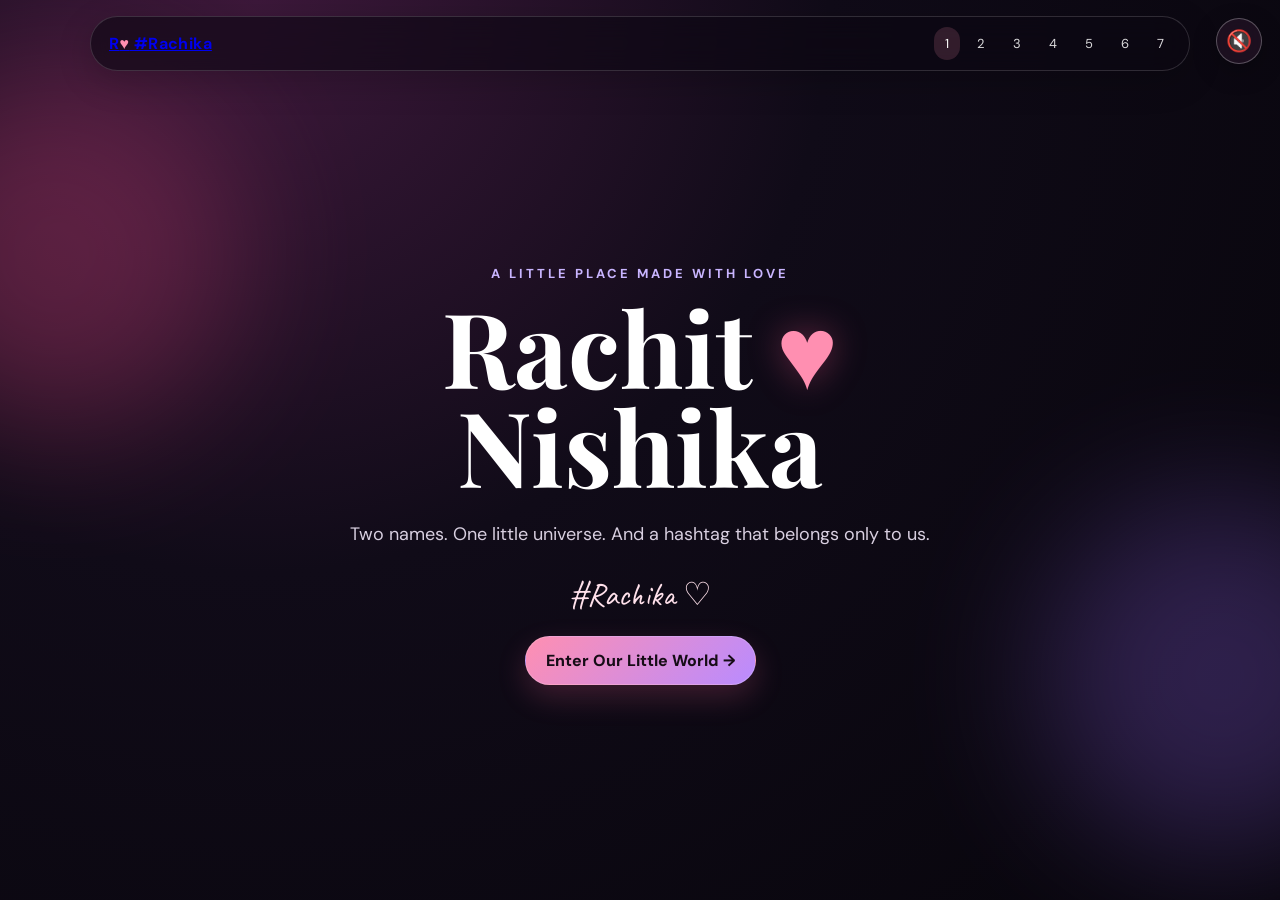
<file: index.html>
<!doctype html><html lang="en"><head><meta charset="utf-8"><meta name="viewport" content="width=device-width,initial-scale=1"><title>Rachit ❤️ Nishika — #Rachika</title><link rel="stylesheet" href="css/style.css"></head><body data-page="1"><main class="page"><div class="blob b1"></div><div class="blob b2"></div><section class="hero"><div class="hero-inner"><div class="eyebrow reveal">A little place made with love</div><h1 class="reveal delay1">Rachit <span>♥</span><br>Nishika</h1><p class="reveal delay2">Two names. One little universe. And a hashtag that belongs only to us.</p><div class="quote reveal delay3">#Rachika ♡</div><br><a class="btn reveal delay3" href="page2.html">Enter Our Little World →</a></div></section></main><script src="js/app.js"></script>
<script src="js/music.js"></script>
</body></html>
</file>
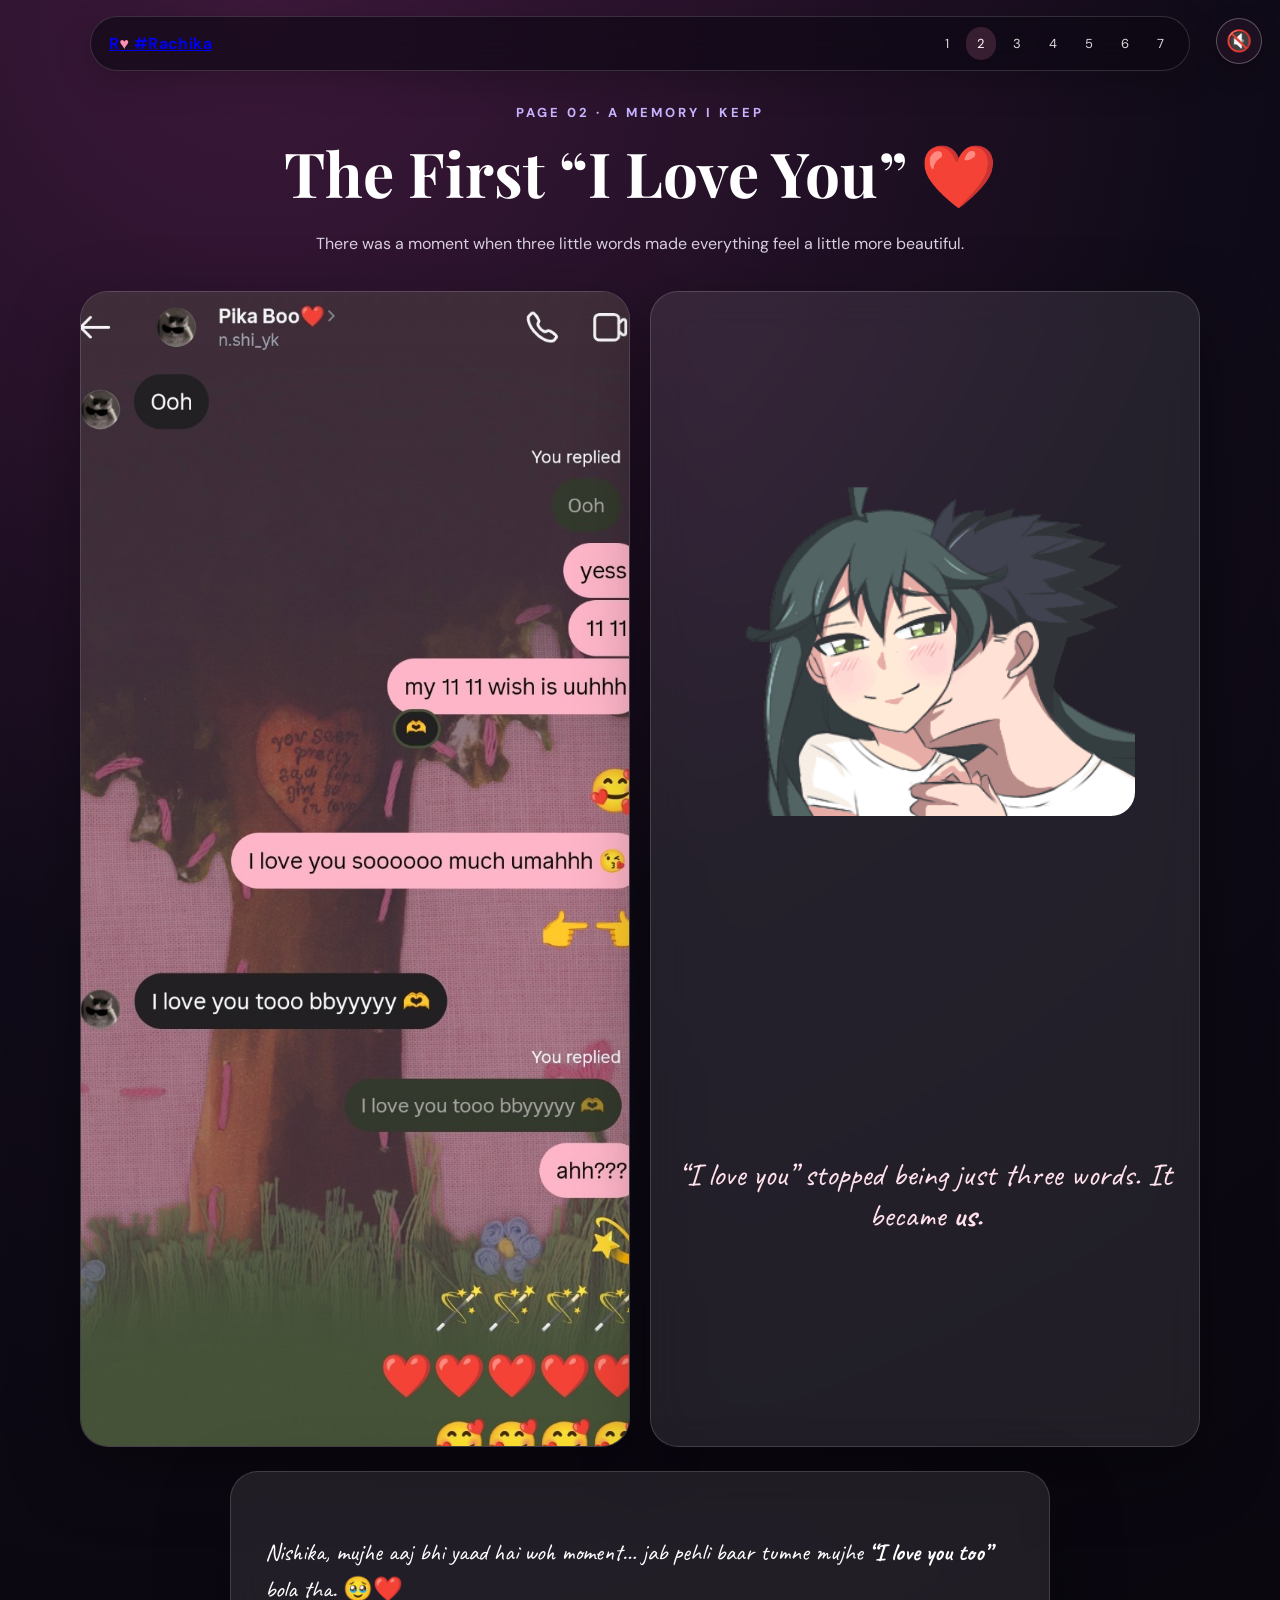
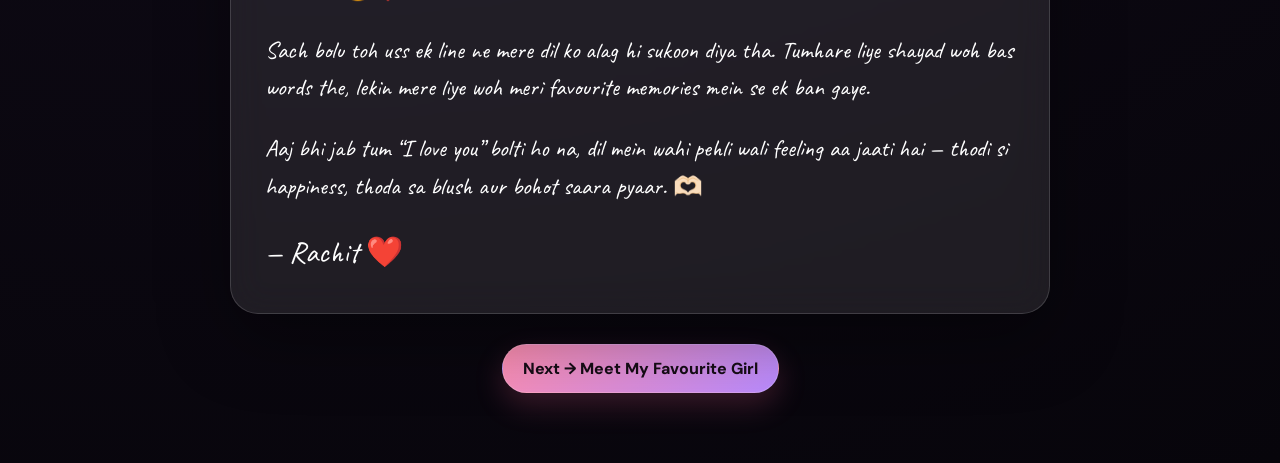
<file: page2.html>
<!doctype html><html lang="en"><head><meta charset="utf-8"><meta name="viewport" content="width=device-width,initial-scale=1"><title>The First I Love You</title><link rel="stylesheet" href="css/style.css"></head><body data-page="2"><main class="page"><div class="container"><div class="section-title"><div class="eyebrow">Page 02 · A memory I keep</div><h2>The First “I Love You” ❤️</h2><p>There was a moment when three little words made everything feel a little more beautiful.</p></div><div class="grid grid-2"><div class="glass photo-card reveal-on-scroll"><img src="assets/first-love-chat.jpg" alt="Our first love chat"><div class="caption"><h3>That little moment…</h3><p>I still remember the feeling behind those words. 🥹❤️</p></div></div><div class="glass reveal-on-scroll" style="padding:24px;display:grid;place-items:center"><img src="assets/first-love.gif" alt="Cute couple animation" style="width:min(100%,420px);border-radius:24px"><p class="quote">“I love you” stopped being just three words. It became <b>us.</b></p></div></div><div class="glass letter reveal-on-scroll" style="margin-top:24px"><p>Nishika, mujhe aaj bhi yaad hai woh moment… jab pehli baar tumne mujhe <b>“I love you too”</b> bola tha. 🥹❤️</p><p>Sach bolu toh uss ek line ne mere dil ko alag hi sukoon diya tha. Tumhare liye shayad woh bas words the, lekin mere liye woh meri favourite memories mein se ek ban gaye.</p><p>Aaj bhi jab tum “I love you” bolti ho na, dil mein wahi pehli wali feeling aa jaati hai — thodi si happiness, thoda sa blush aur bohot saara pyaar. 🫶🏻</p><div class="sign">— Rachit ❤️</div></div><div class="center" style="margin-top:30px"><a class="btn" href="page3.html">Next → Meet My Favourite Girl</a></div></div></main><script src="js/app.js"></script>
<script src="js/music.js"></script>
</body></html>
</file>
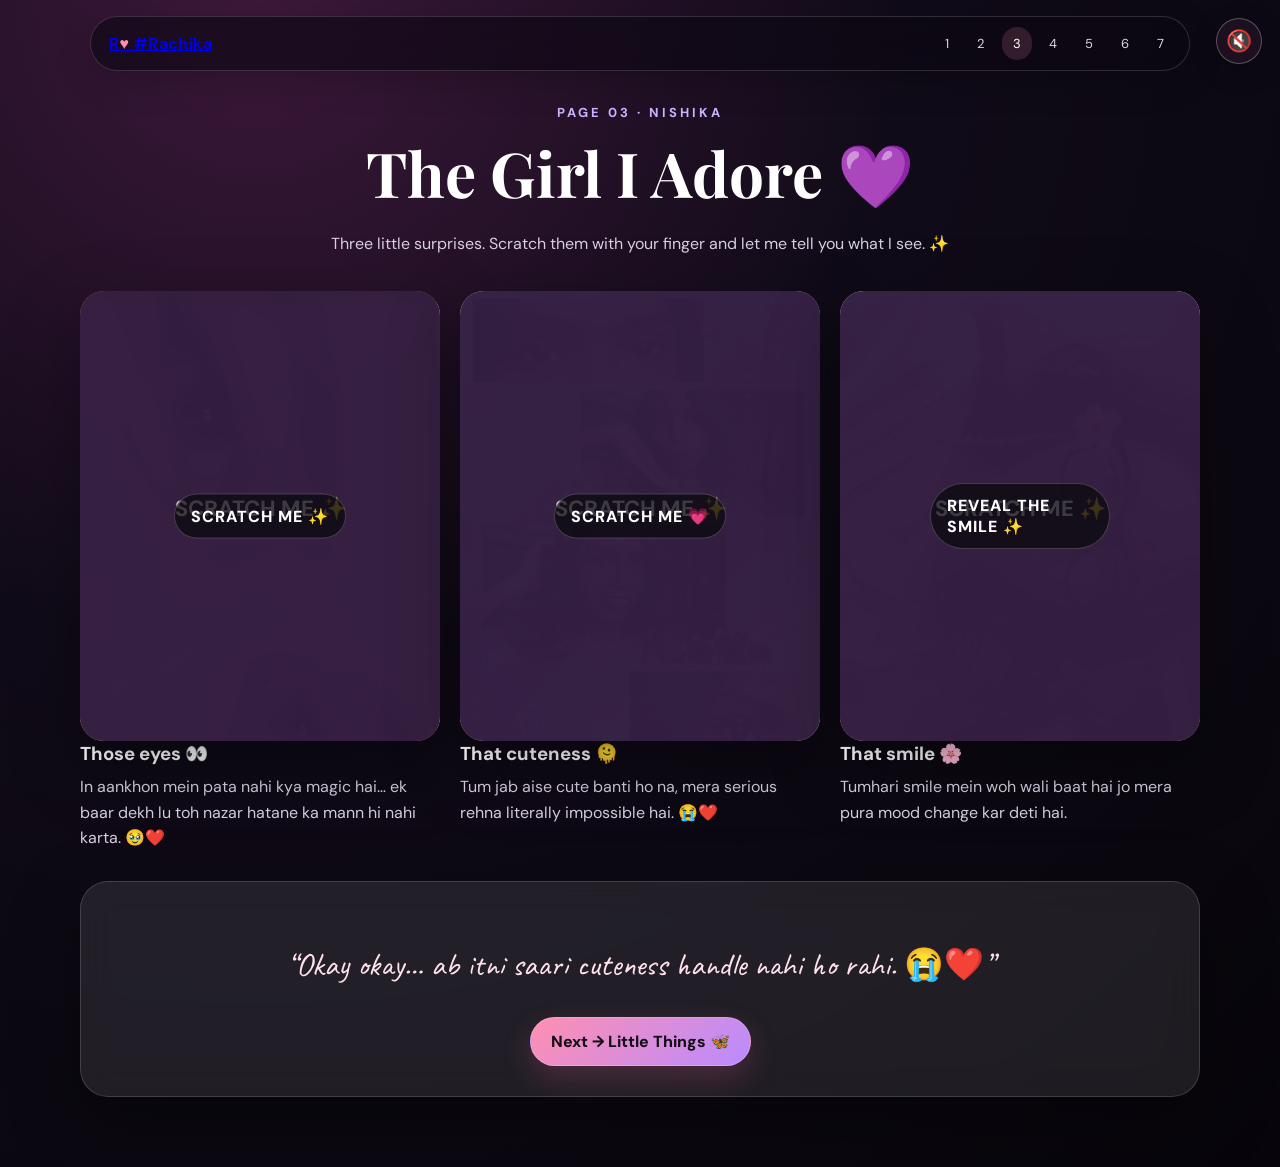
<file: page3.html>
<!doctype html><html lang="en"><head><meta charset="utf-8"><meta name="viewport" content="width=device-width,initial-scale=1"><title>The Girl I Adore</title><link rel="stylesheet" href="css/style.css"></head><body data-page="3"><main class="page"><div class="container"><div class="section-title"><div class="eyebrow">Page 03 · Nishika</div><h2>The Girl I Adore 💜</h2><p>Three little surprises. Scratch them with your finger and let me tell you what I see. ✨</p></div><div class="grid grid-3"><div class="reveal-on-scroll"><div class="scratch-wrap"><img src="assets/eyes.jpg" alt="Nishika's eyes"><canvas></canvas><div class="scratch-label">SCRATCH ME ✨</div></div><div class="caption"><h3>Those eyes 👀</h3><p>In aankhon mein pata nahi kya magic hai… ek baar dekh lu toh nazar hatane ka mann hi nahi karta. 🥹❤️</p></div></div><div class="reveal-on-scroll"><div class="scratch-wrap"><img src="assets/nishika-collage.jpg" alt="Nishika collage"><canvas></canvas><div class="scratch-label">SCRATCH ME 💗</div></div><div class="caption"><h3>That cuteness 🫠</h3><p>Tum jab aise cute banti ho na, mera serious rehna literally impossible hai. 😭❤️</p></div></div><div class="reveal-on-scroll"><div class="scratch-wrap"><img src="assets/glasses.jpg" alt="Nishika photo"><canvas></canvas><div class="scratch-label">REVEAL THE SMILE ✨</div></div><div class="caption"><h3>That smile 🌸</h3><p>Tumhari smile mein woh wali baat hai jo mera pura mood change kar deti hai.</p></div></div></div><div class="glass center reveal-on-scroll" style="padding:30px;margin-top:30px"><p class="quote">“Okay okay… ab itni saari cuteness handle nahi ho rahi. 😭❤️”</p><a class="btn" href="page4.html">Next → Little Things 🦋</a></div></div></main><script src="js/app.js"></script>
<script src="js/music.js"></script>
</body></html>
</file>
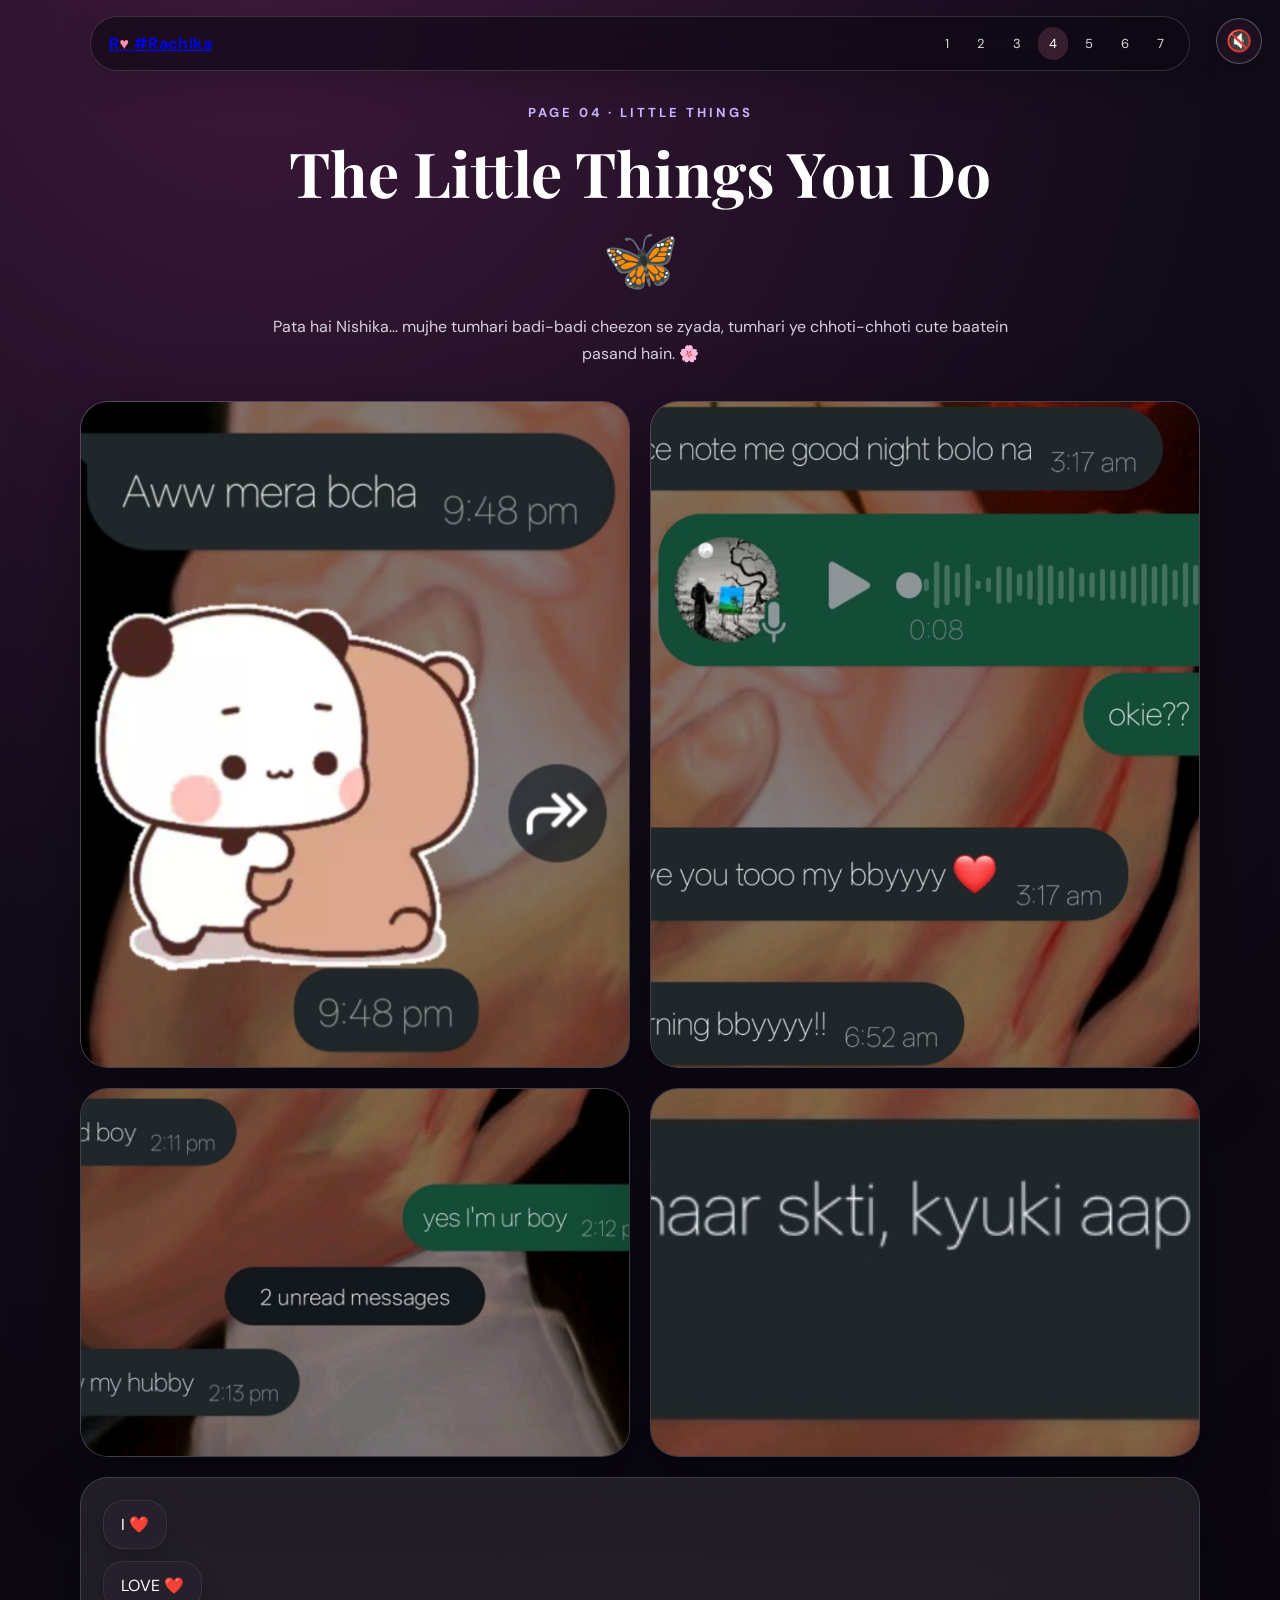
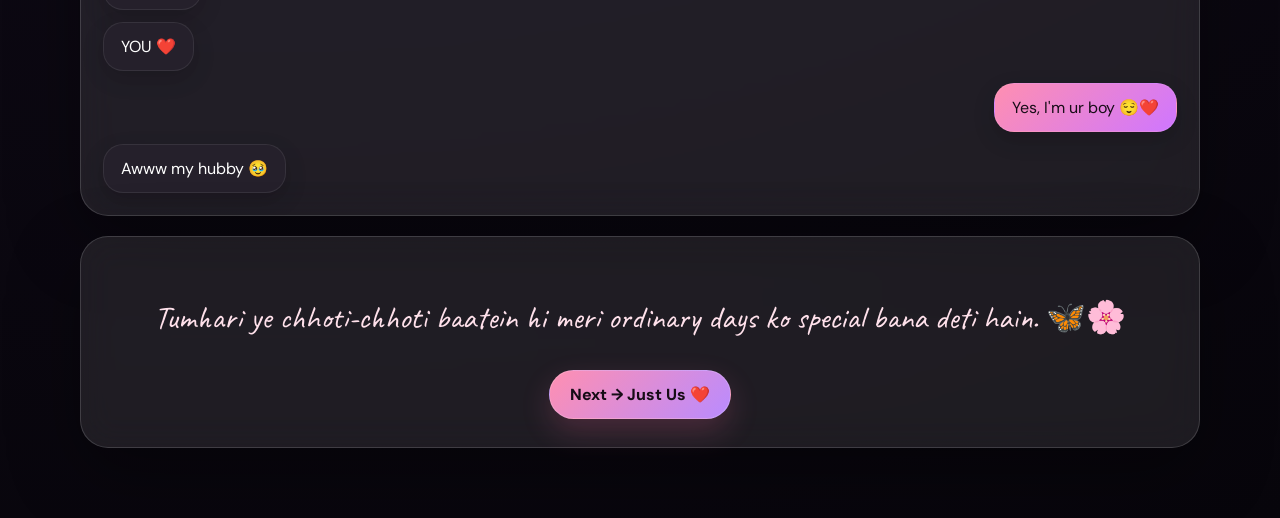
<file: page4.html>
<!doctype html><html lang="en"><head><meta charset="utf-8"><meta name="viewport" content="width=device-width,initial-scale=1"><title>The Little Things</title><link rel="stylesheet" href="css/style.css"></head><body data-page="4"><main class="page"><div class="container"><div class="section-title"><div class="eyebrow">Page 04 · Little things</div><h2>The Little Things You Do 🦋</h2><p>Pata hai Nishika… mujhe tumhari badi-badi cheezon se zyada, tumhari ye chhoti-chhoti cute baatein pasand hain. 🌸</p></div><div class="grid grid-2"><div class="glass photo-card reveal-on-scroll"><img src="assets/cute-chat-1.jpg" alt="Cute chat"><div class="caption"><h3>“Awww mera bacha” 🥹</h3><p>Bas itna bol do aur mera din ban jaata hai.</p></div></div><div class="glass photo-card reveal-on-scroll"><img src="assets/cute-chat-2.jpg" alt="Good night voice note"><div class="caption"><h3>“Voice note me good night bolo na” 🎙️</h3><p>Some requests are simply too cute to ignore.</p></div></div><div class="glass photo-card reveal-on-scroll"><img src="assets/cute-chat-3.jpg" alt="Love chat"><div class="caption"><h3>“Love you too my bbbyyyy” ❤️</h3><p>Ye line aaj bhi smile karwa deti hai.</p></div></div><div class="glass photo-card reveal-on-scroll"><img src="assets/cute-chat-4.jpg" alt="My hubby chat"><div class="caption"><h3>“Awww my hubby” 😭❤️</h3><p>Okay… yahan toh Rachit ka dil officially gone.</p></div></div></div><div class="glass chat reveal-on-scroll" style="margin-top:20px"><div class="bubble">I ❤️</div><div class="bubble">LOVE ❤️</div><div class="bubble">YOU ❤️</div><div class="bubble me">Yes, I'm ur boy 😌❤️</div><div class="bubble">Awww my hubby 🥹</div></div><div class="glass center reveal-on-scroll" style="padding:28px;margin-top:20px"><p class="quote">Tumhari ye chhoti-chhoti baatein hi meri ordinary days ko special bana deti hain. 🦋🌸</p><a class="btn" href="page5.html">Next → Just Us ❤️</a></div></div></main><script src="js/app.js"></script>
<script src="js/music.js"></script>
</body></html>
</file>
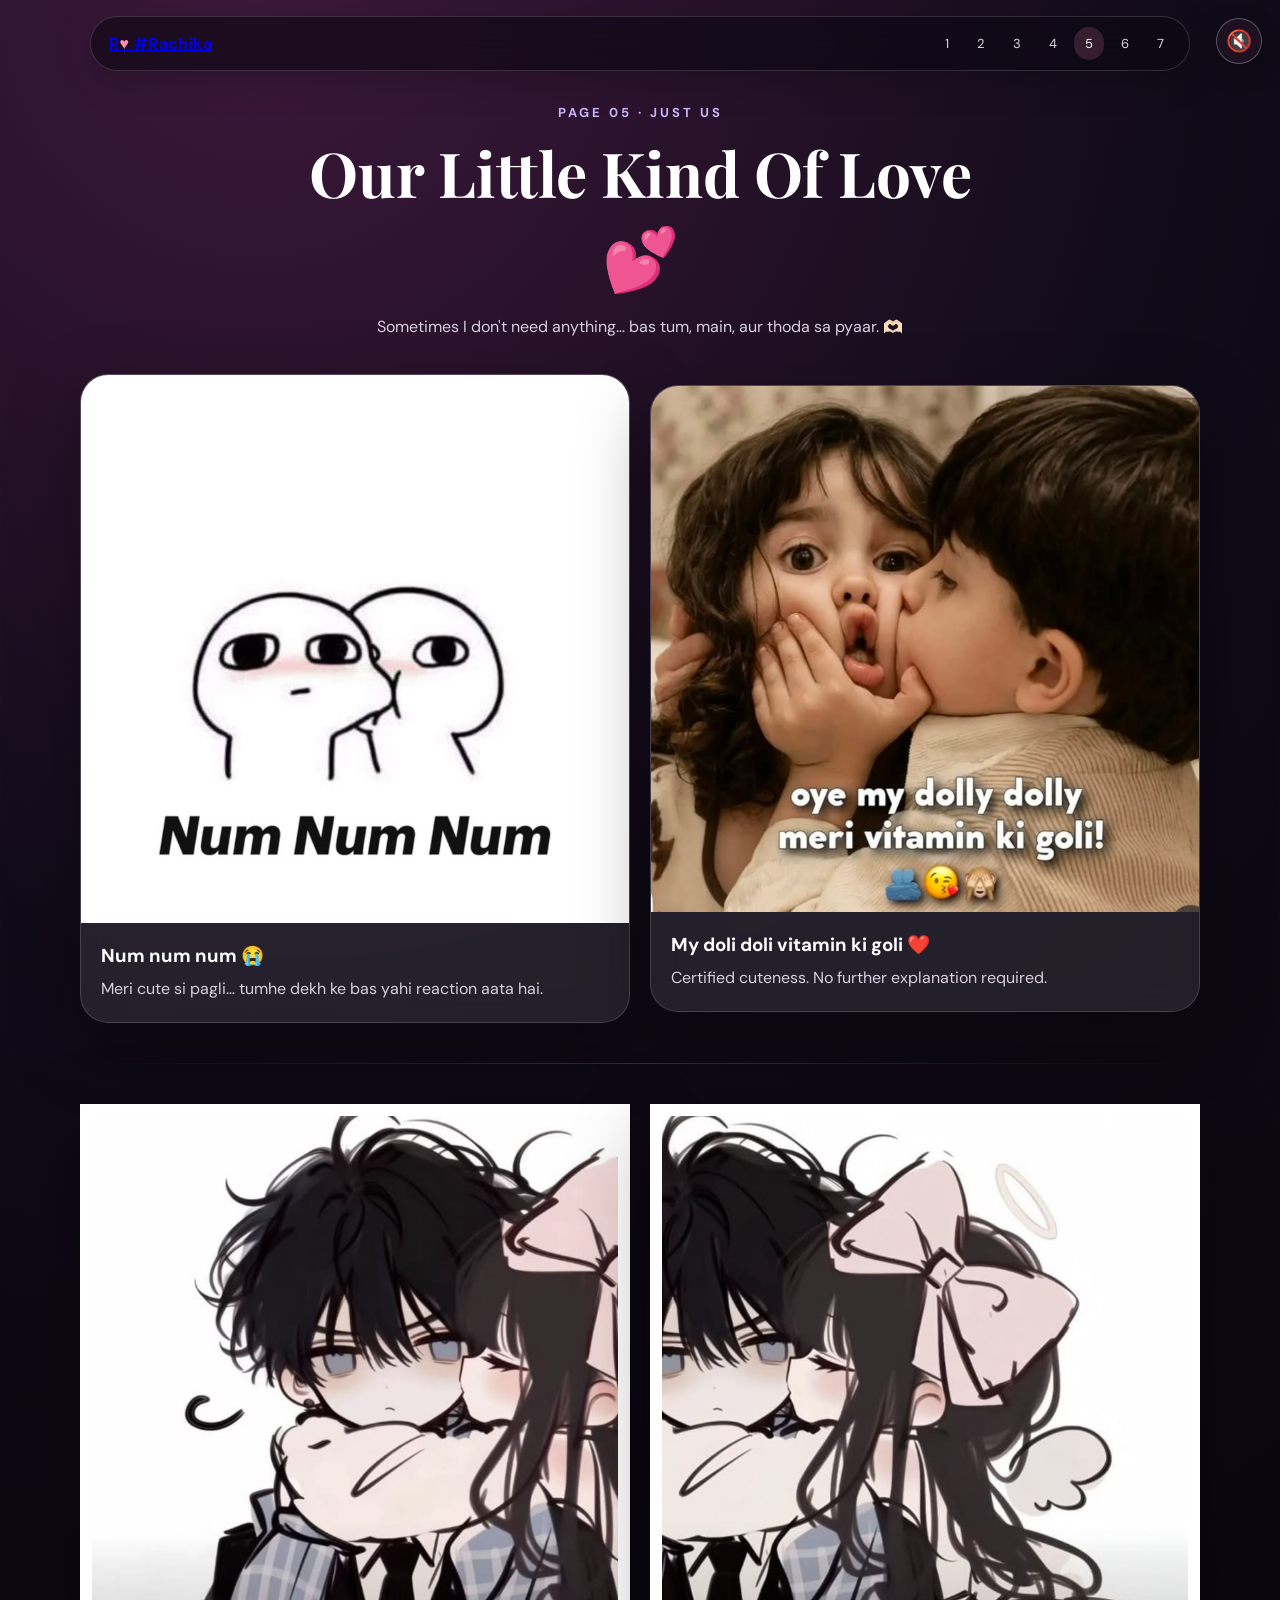
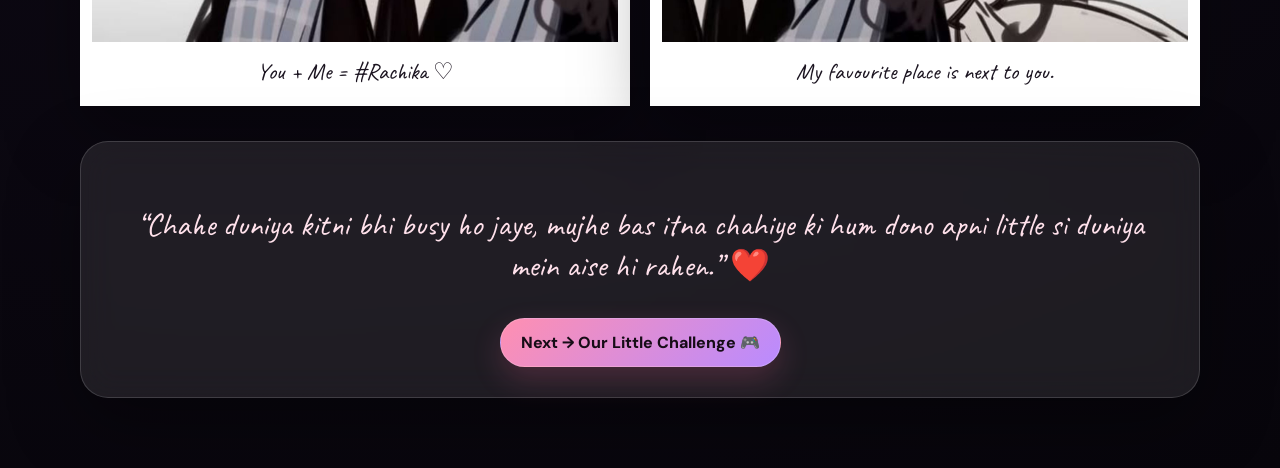
<file: page5.html>
<!doctype html><html lang="en"><head><meta charset="utf-8"><meta name="viewport" content="width=device-width,initial-scale=1"><title>Just Us</title><link rel="stylesheet" href="css/style.css"></head><body data-page="5"><main class="page"><div class="container"><div class="section-title"><div class="eyebrow">Page 05 · Just us</div><h2>Our Little Kind Of Love 💕</h2><p>Sometimes I don't need anything… bas tum, main, aur thoda sa pyaar. 🫶🏻</p></div><div class="grid grid-2" style="align-items:center"><div class="glass photo-card reveal-on-scroll"><img src="assets/num-num.jpg" alt="Num Num Num meme"><div class="caption"><h3>Num num num 😭</h3><p>Meri cute si pagli… tumhe dekh ke bas yahi reaction aata hai.</p></div></div><div class="glass photo-card reveal-on-scroll"><img src="assets/dolly.jpg" alt="Cute couple meme"><div class="caption"><h3>My doli doli vitamin ki goli ❤️</h3><p>Certified cuteness. No further explanation required.</p></div></div></div><div class="divider"></div><div class="grid grid-2"><div class="polaroid reveal-on-scroll"><img src="assets/couple-1.jpg" alt="Our couple illustration"><p>You + Me = #Rachika ♡</p></div><div class="polaroid reveal-on-scroll"><img src="assets/couple-2.jpg" alt="Our couple illustration"><p>My favourite place is next to you.</p></div></div><div class="glass center reveal-on-scroll" style="padding:30px;margin-top:35px"><p class="quote">“Chahe duniya kitni bhi busy ho jaye, mujhe bas itna chahiye ki hum dono apni little si duniya mein aise hi rahen.” ❤️</p><a class="btn" href="page6.html">Next → Our Little Challenge 🎮</a></div></div></main><script src="js/app.js"></script>
<script src="js/music.js"></script>
</body></html>
</file>
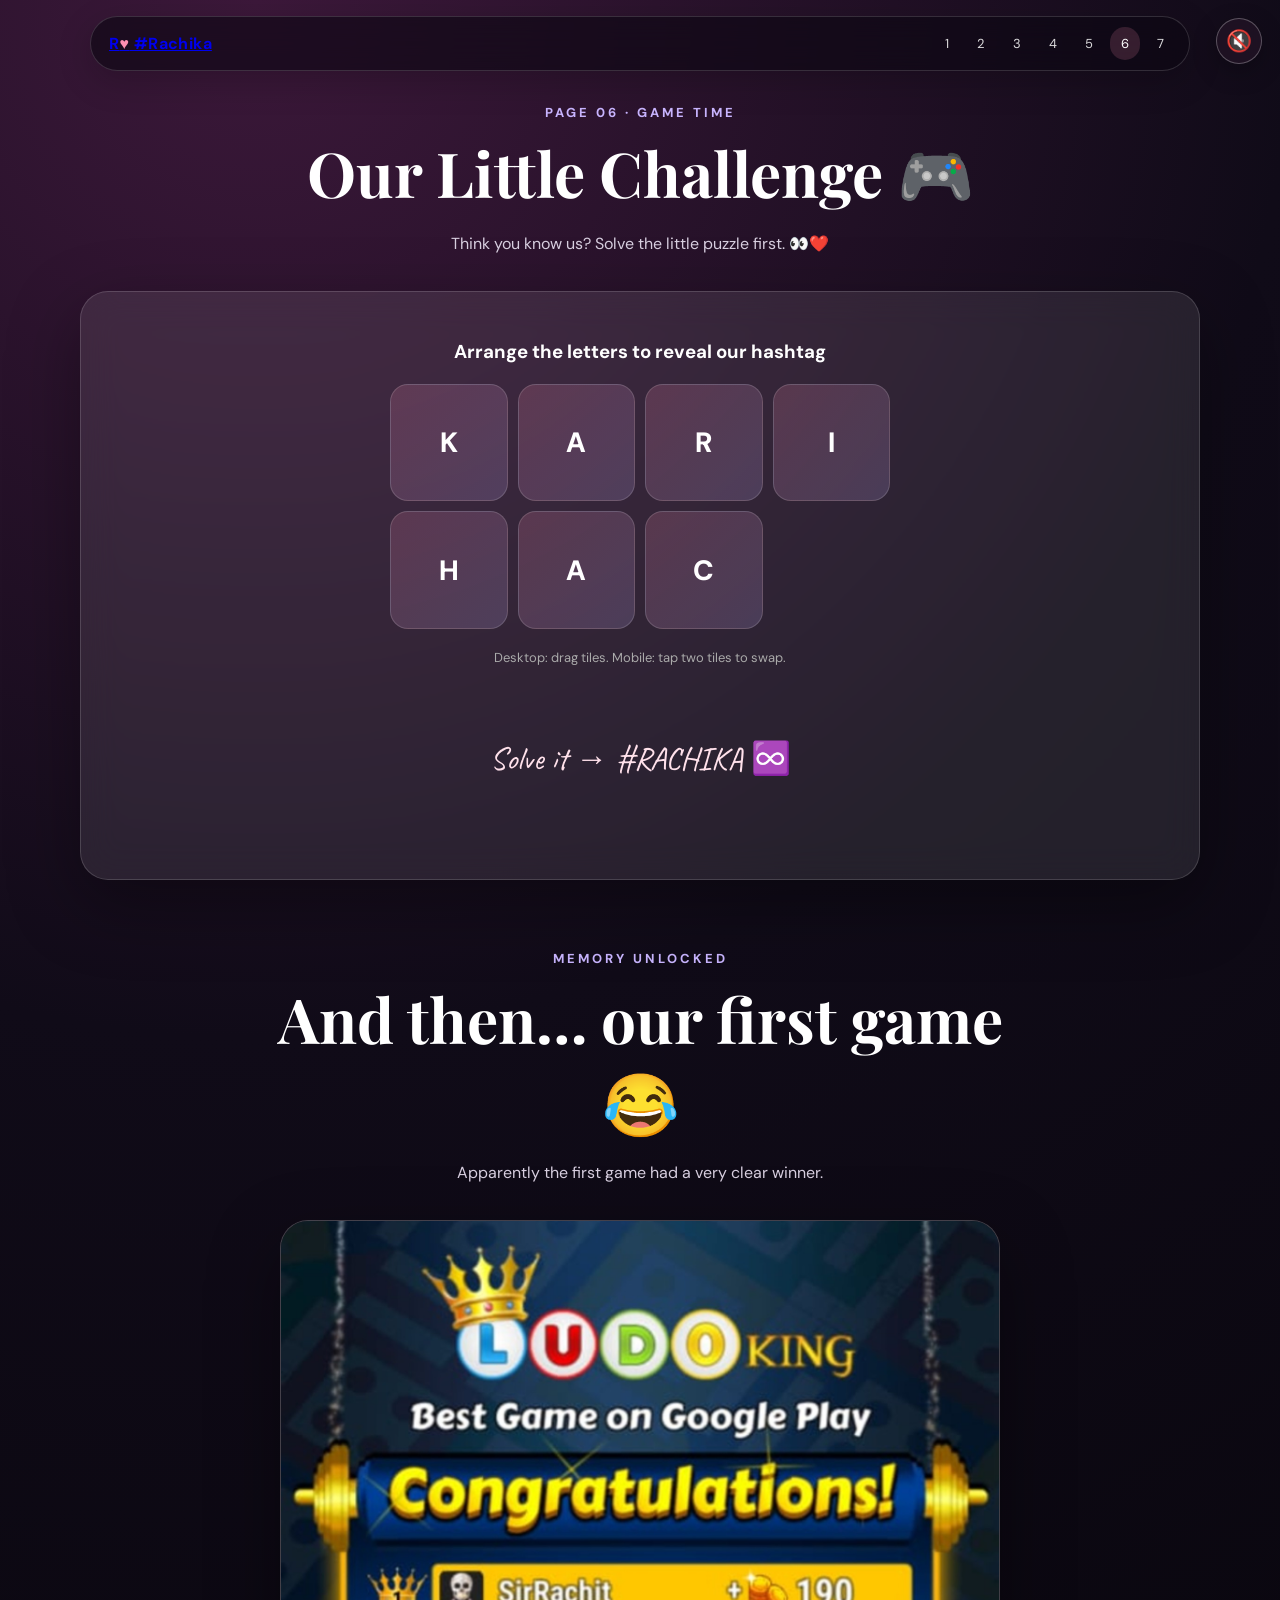
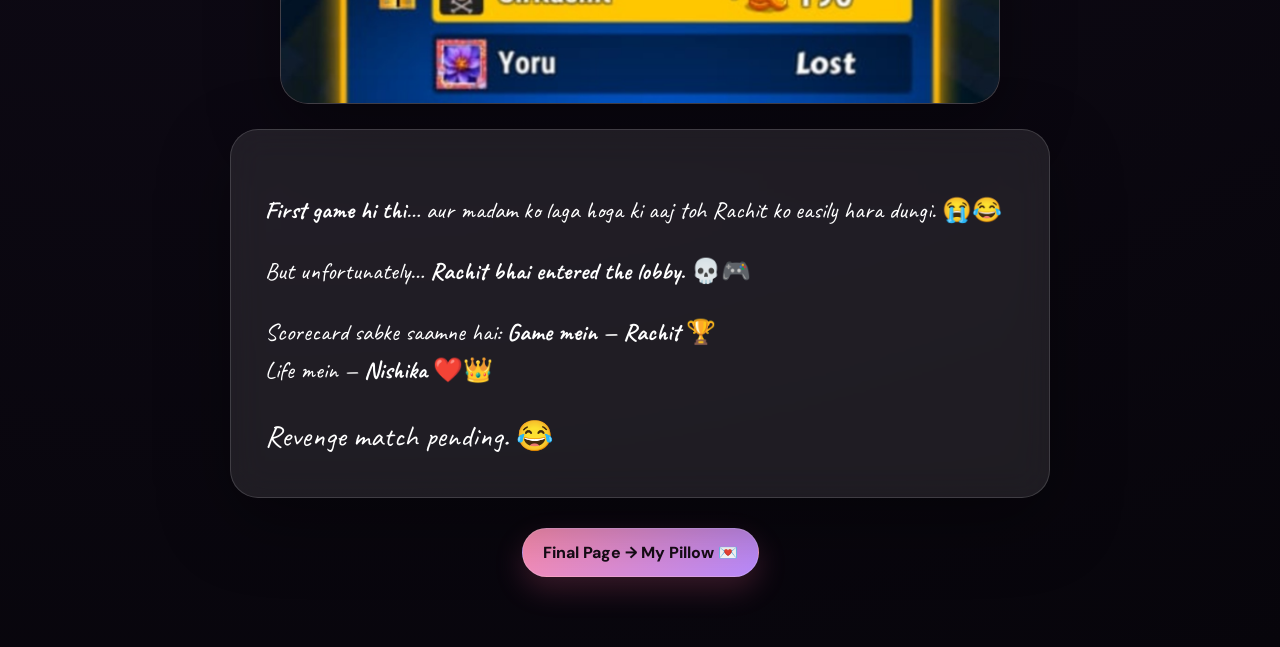
<file: page6.html>
<!doctype html><html lang="en"><head><meta charset="utf-8"><meta name="viewport" content="width=device-width,initial-scale=1"><title>Our Little Challenge</title><link rel="stylesheet" href="css/style.css"></head><body data-page="6"><main class="page"><div class="container"><div class="section-title"><div class="eyebrow">Page 06 · Game time</div><h2>Our Little Challenge 🎮</h2><p>Think you know us? Solve the little puzzle first. 👀❤️</p></div><div class="glass" style="padding:28px"><h3 class="center">Arrange the letters to reveal our hashtag</h3><div class="puzzle" aria-label="Rachika puzzle"><div class="tile" draggable="true">K</div><div class="tile" draggable="true">A</div><div class="tile" draggable="true">R</div><div class="tile" draggable="true">I</div><div class="tile" draggable="true">H</div><div class="tile" draggable="true">A</div><div class="tile" draggable="true">C</div></div><div class="small center">Desktop: drag tiles. Mobile: tap two tiles to swap.</div><div class="success" style="display:block"><p class="quote">Solve it → <span>#RACHIKA</span> ♾️</p></div></div><div class="section-title"><div class="eyebrow">Memory unlocked</div><h2>And then… our first game 😂</h2><p>Apparently the first game had a very clear winner.</p></div><div class="glass ludo reveal-on-scroll"><img src="assets/ludo.jpg" alt="Our first Ludo game result"></div><div class="glass letter reveal-on-scroll" style="margin-top:20px"><p><b>First game hi thi…</b> aur madam ko laga hoga ki aaj toh Rachit ko easily hara dungi. 😭😂</p><p>But unfortunately… <b>Rachit bhai entered the lobby. 💀🎮</b></p><p>Scorecard sabke saamne hai: <b>Game mein — Rachit 🏆</b><br>Life mein — <b>Nishika ❤️👑</b></p><div class="sign">Revenge match pending. 😂</div></div><div class="center" style="margin-top:30px"><a class="btn" href="page7.html">Final Page → My Pillow 💌</a></div></div></main><script src="js/app.js"></script>
<script src="js/music.js"></script>
</body></html>
</file>
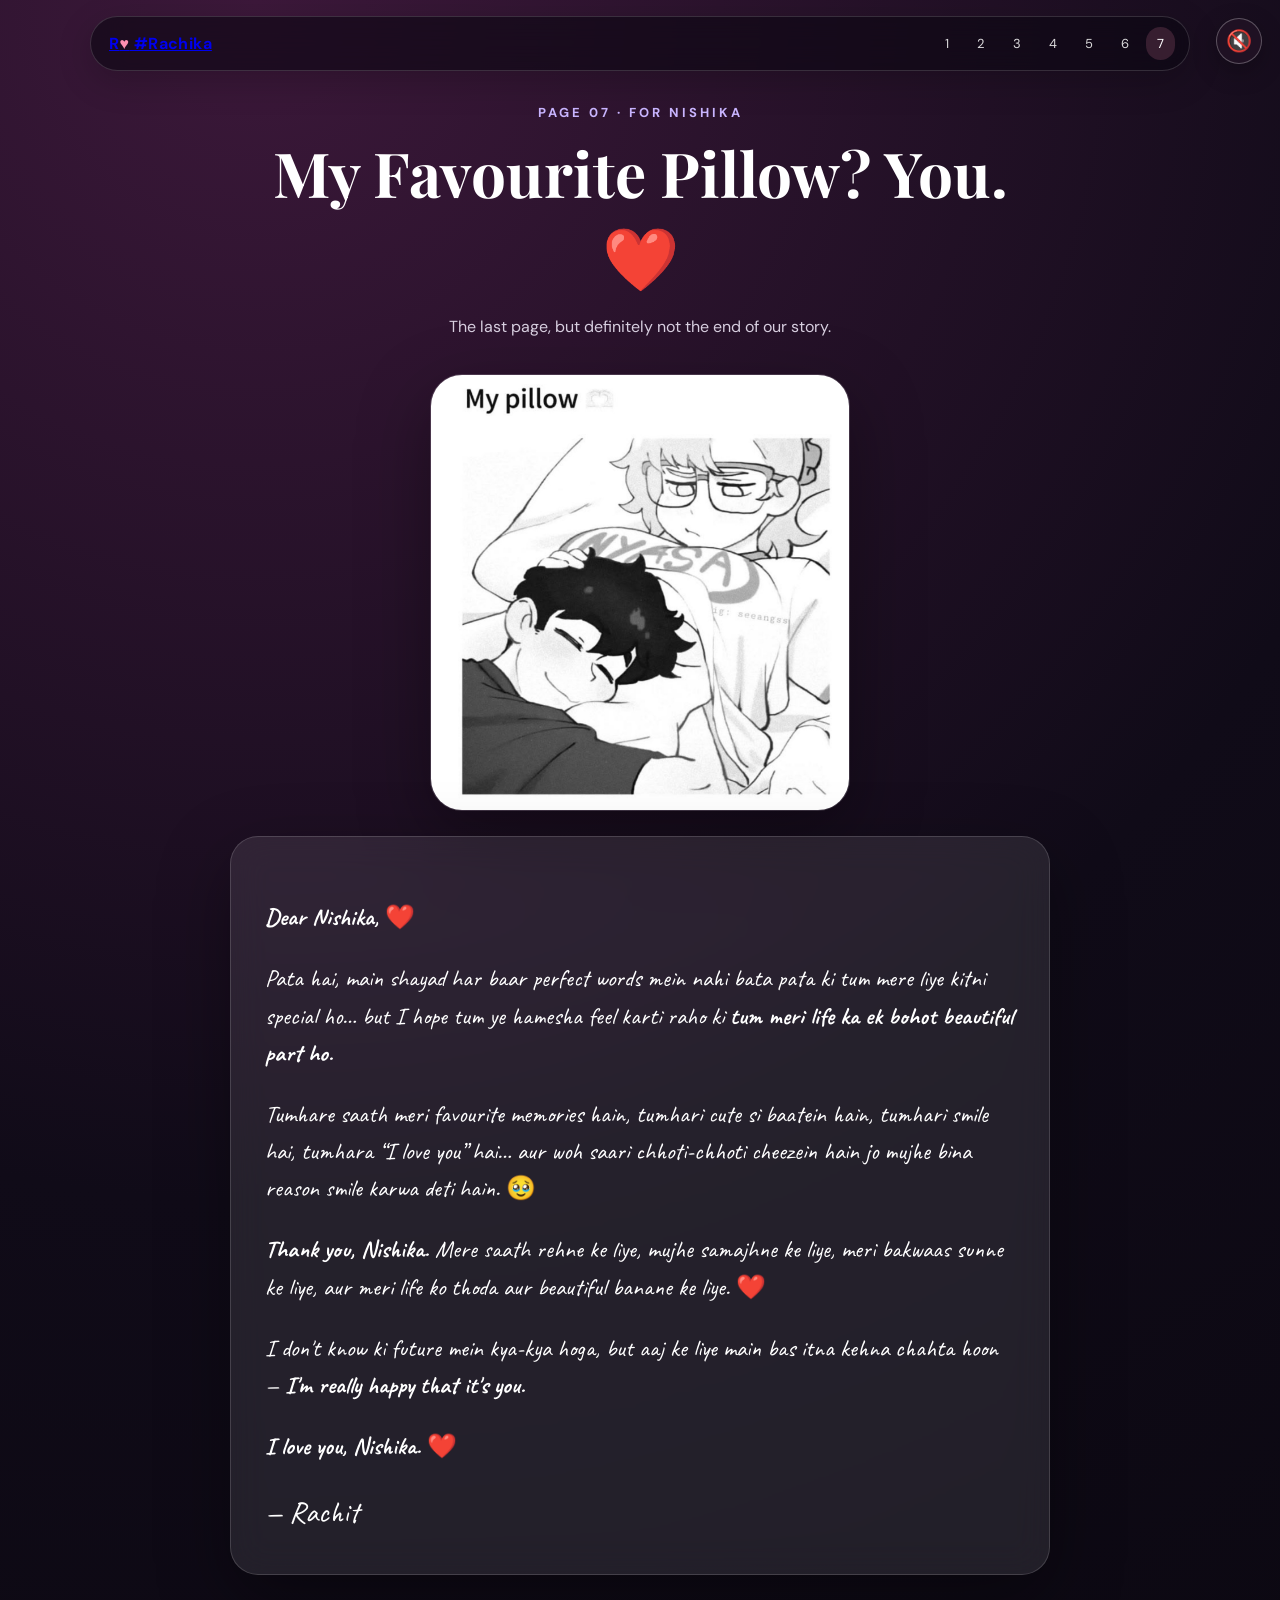
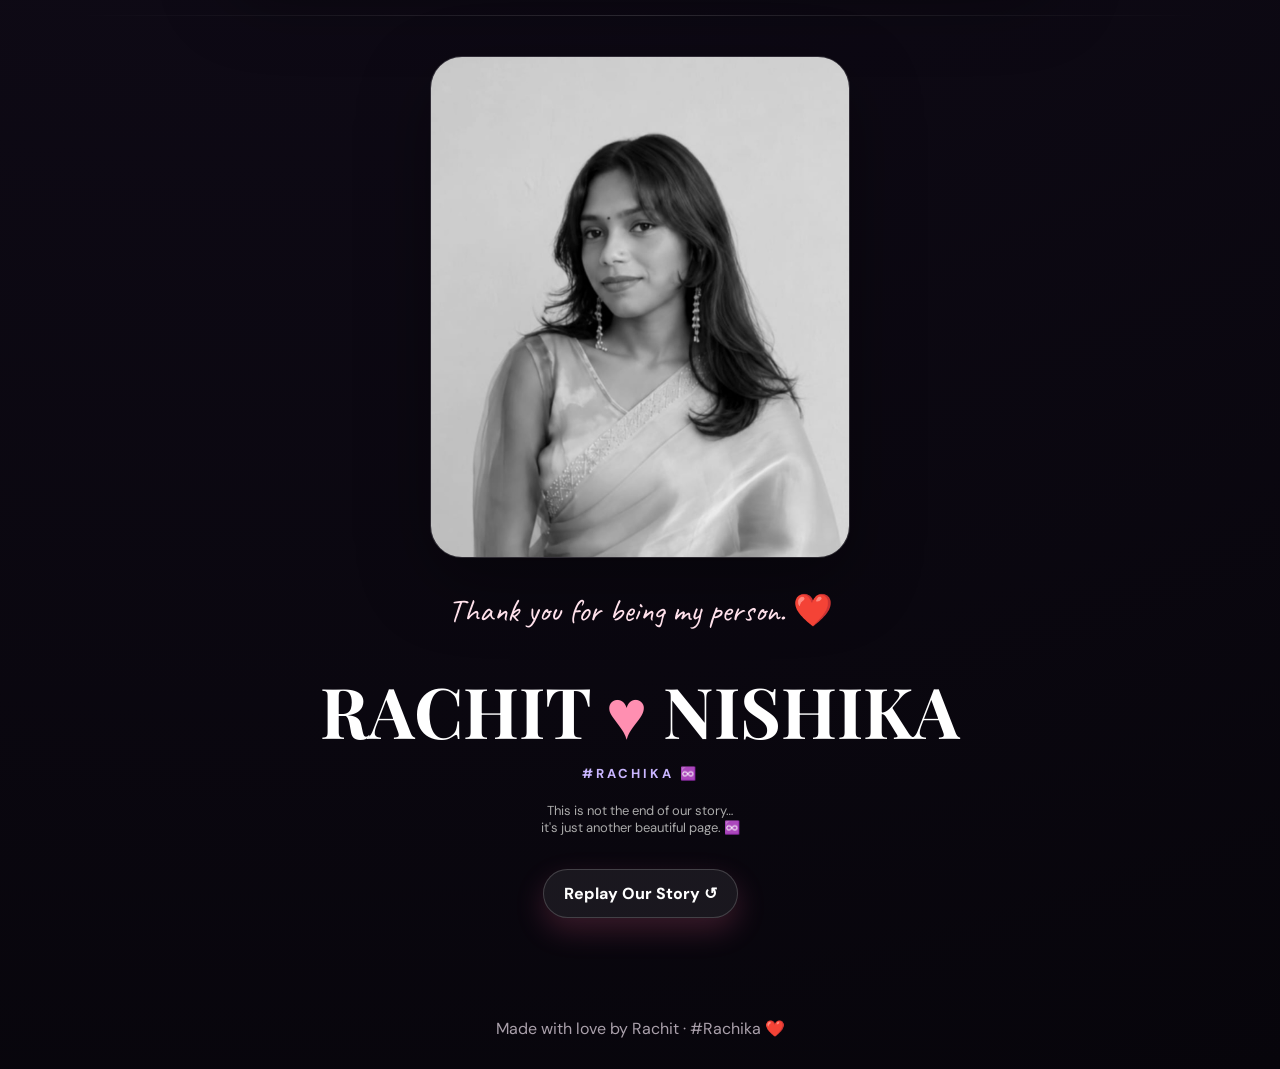
<file: page7.html>
<!doctype html><html lang="en"><head><meta charset="utf-8"><meta name="viewport" content="width=device-width,initial-scale=1"><title>My Pillow — Rachika</title><link rel="stylesheet" href="css/style.css"></head><body data-page="7"><main class="page"><div class="container"><div class="section-title"><div class="eyebrow">Page 07 · For Nishika</div><h2>My Favourite Pillow? You. ❤️</h2><p>The last page, but definitely not the end of our story.</p></div><div class="final-photo reveal-on-scroll"><img src="assets/my-pillow.jpg" alt="My pillow illustration"></div><div class="glass letter reveal-on-scroll" style="margin-top:25px"><p><b>Dear Nishika, ❤️</b></p><p>Pata hai, main shayad har baar perfect words mein nahi bata pata ki tum mere liye kitni special ho… but I hope tum ye hamesha feel karti raho ki <b>tum meri life ka ek bohot beautiful part ho.</b></p><p>Tumhare saath meri favourite memories hain, tumhari cute si baatein hain, tumhari smile hai, tumhara “I love you” hai… aur woh saari chhoti-chhoti cheezein hain jo mujhe bina reason smile karwa deti hain. 🥹</p><p><b>Thank you, Nishika.</b> Mere saath rehne ke liye, mujhe samajhne ke liye, meri bakwaas sunne ke liye, aur meri life ko thoda aur beautiful banane ke liye. ❤️</p><p>I don't know ki future mein kya-kya hoga, but aaj ke liye main bas itna kehna chahta hoon — <b>I'm really happy that it's you.</b></p><p><b>I love you, Nishika. ❤️</b></p><div class="sign">— Rachit</div></div><div class="divider"></div><div class="final-photo reveal-on-scroll"><img src="assets/nishika-final.jpg" alt="Nishika"></div><div class="center reveal-on-scroll"><p class="quote">Thank you for being my person. ❤️</p><h2 style="font-family:'Playfair Display',serif;font-size:clamp(38px,7vw,70px);margin:8px 0">RACHIT <span style="color:var(--pink)">♥</span> NISHIKA</h2><div class="eyebrow">#RACHIKA ♾️</div><p class="small" style="margin-top:20px">This is not the end of our story…<br>it's just another beautiful page. ♾️</p><a class="btn secondary" href="index.html" style="margin-top:20px">Replay Our Story ↺</a></div></div><div class="footer">Made with love by Rachit · #Rachika ❤️</div></main><script src="js/app.js"></script>
<script src="js/music.js"></script>
</body></html>
</file>
<file: css/style.css>
@import url('https://fonts.googleapis.com/css2?family=Caveat:wght@500;600;700&family=DM+Sans:wght@400;500;600;700&family=Playfair+Display:wght@600;700&display=swap');
:root{--bg:#100b18;--pink:#ff8fb1;--rose:#ff5d8f;--lav:#c9b5ff;--white:#fff;--muted:#d8cfe0;--card:rgba(255,255,255,.09);--line:rgba(255,255,255,.15);--shadow:0 24px 70px rgba(0,0,0,.35)}
*{box-sizing:border-box}html{scroll-behavior:smooth}body{margin:0;background:radial-gradient(circle at 20% 0%,#3c183a 0,#100b18 42%,#07050b 100%);color:var(--white);font-family:'DM Sans',sans-serif;min-height:100vh;overflow-x:hidden}button,a{font:inherit}.page{min-height:100vh;position:relative;isolation:isolate;overflow:hidden}.container{width:min(1120px,92%);margin:auto;padding:34px 0 70px}.nav{position:fixed;z-index:50;top:16px;left:50%;transform:translateX(-50%);width:min(1100px,92%);display:flex;justify-content:space-between;align-items:center;padding:10px 14px 10px 18px;border:1px solid var(--line);background:rgba(12,8,19,.62);backdrop-filter:blur(16px);border-radius:999px;box-shadow:0 10px 35px rgba(0,0,0,.2)}.brand{font-weight:700;letter-spacing:.4px}.brand span{color:var(--pink)}.navlinks{display:flex;gap:6px}.navlinks a{color:#fff;text-decoration:none;padding:8px 11px;border-radius:999px;font-size:13px;opacity:.85}.navlinks a:hover,.navlinks a.active{background:rgba(255,143,177,.16);opacity:1}.eyebrow{color:var(--lav);font-size:13px;text-transform:uppercase;letter-spacing:3px;font-weight:700}.hero{min-height:100vh;display:grid;place-items:center;text-align:center;padding:100px 20px 50px}.hero-inner{max-width:850px;position:relative;z-index:3}.hero h1{font-family:'Playfair Display',serif;font-size:clamp(50px,9vw,104px);line-height:.95;margin:15px 0}.hero h1 span{color:var(--pink);text-shadow:0 0 35px rgba(255,93,143,.35)}.hero p{color:var(--muted);font-size:18px;max-width:620px;margin:24px auto;line-height:1.7}.btn{display:inline-flex;align-items:center;justify-content:center;gap:8px;padding:13px 20px;border-radius:999px;text-decoration:none;border:1px solid rgba(255,255,255,.18);background:linear-gradient(135deg,#ff8fb1,#b98bff);color:#160c16;font-weight:800;cursor:pointer;box-shadow:0 12px 30px rgba(255,105,155,.2);transition:.25s transform,.25s box-shadow}.btn:hover{transform:translateY(-3px);box-shadow:0 18px 38px rgba(255,105,155,.3)}.btn.secondary{background:rgba(255,255,255,.07);color:#fff}.section-title{text-align:center;margin:70px auto 34px;max-width:750px}.section-title h2{font-family:'Playfair Display',serif;font-size:clamp(35px,6vw,62px);margin:10px 0}.section-title p{color:var(--muted);line-height:1.7}.glass{background:var(--card);border:1px solid var(--line);backdrop-filter:blur(18px);box-shadow:var(--shadow);border-radius:28px}.grid{display:grid;gap:20px}.grid-2{grid-template-columns:repeat(2,minmax(0,1fr))}.grid-3{grid-template-columns:repeat(3,minmax(0,1fr))}.photo-card{overflow:hidden;position:relative}.photo-card img{display:block;width:100%;height:100%;object-fit:cover;transition:transform .7s ease}.photo-card:hover img{transform:scale(1.045)}.photo-card .caption{padding:20px}.caption h3{margin:0 0 8px}.caption p{margin:0;color:var(--muted);line-height:1.6}.heart{position:fixed;pointer-events:none;z-index:20;animation:floatHeart 4s linear forwards}.sparkle{position:fixed;pointer-events:none;z-index:20;animation:spark 1.8s ease-out forwards}.petal{position:fixed;pointer-events:none;z-index:1;animation:petalFall linear forwards}.blob{position:absolute;width:360px;height:360px;border-radius:50%;filter:blur(70px);opacity:.25;z-index:0}.b1{background:#ff4e8d;top:8%;left:-120px}.b2{background:#9c6cff;bottom:5%;right:-120px}.reveal{opacity:0;transform:translateY(25px);animation:rise .8s ease forwards}.delay1{animation-delay:.12s}.delay2{animation-delay:.24s}.delay3{animation-delay:.36s}.letter{max-width:820px;margin:auto;padding:38px 34px;font-family:'Caveat',cursive;font-size:24px;line-height:1.55;color:#fff}.letter .sign{font-size:30px;margin-top:20px}.chat{padding:22px;display:flex;flex-direction:column;gap:12px}.bubble{max-width:85%;padding:13px 17px;border-radius:20px;background:#25202b;border:1px solid rgba(255,255,255,.08);align-self:flex-start;box-shadow:0 8px 22px rgba(0,0,0,.16)}.bubble.me{align-self:flex-end;background:linear-gradient(135deg,#ff8fb1,#cf76ff);color:#180d18}.memory-img{border-radius:22px;overflow:hidden}.memory-img img{width:100%;display:block}.polaroid{padding:12px 12px 20px;background:#fff;color:#1b1420;transform:rotate(-1.5deg);box-shadow:var(--shadow)}.polaroid:nth-child(2){transform:rotate(1.5deg)}.polaroid img{width:100%;aspect-ratio:1/1;object-fit:cover}.polaroid p{font-family:'Caveat',cursive;font-size:23px;text-align:center;margin:10px 0 0}.scratch-wrap{position:relative;overflow:hidden;border-radius:24px;aspect-ratio:4/5;background:#18121d;box-shadow:var(--shadow)}.scratch-wrap img{position:absolute;inset:0;width:100%;height:100%;object-fit:cover}.scratch-wrap canvas{position:absolute;inset:0;width:100%;height:100%;touch-action:none;cursor:crosshair}.scratch-label{position:absolute;z-index:3;left:50%;top:50%;transform:translate(-50%,-50%);padding:11px 16px;border-radius:999px;background:rgba(10,8,14,.75);border:1px solid rgba(255,255,255,.2);pointer-events:none;font-weight:800;letter-spacing:1px}.scratch-done .scratch-label{opacity:0}.heart-burst{position:absolute;inset:0;pointer-events:none}.puzzle{display:grid;grid-template-columns:repeat(4,1fr);gap:10px;max-width:500px;margin:20px auto}.tile{aspect-ratio:1;border:1px solid var(--line);border-radius:18px;background:linear-gradient(135deg,rgba(255,143,177,.18),rgba(201,181,255,.18));display:grid;place-items:center;font-size:28px;font-weight:800;cursor:grab;user-select:none;transition:.2s}.tile.dragging{opacity:.4;transform:scale(.95)}.tile.correct{background:linear-gradient(135deg,#ff8fb1,#b98bff);color:#160c16}.success{display:none;text-align:center;margin:20px auto;padding:20px;max-width:600px}.success.show{display:block;animation:rise .6s ease}.ludo{max-width:720px;margin:25px auto;overflow:hidden}.ludo img{width:100%;display:block}.final-photo{max-width:420px;margin:30px auto 10px;border-radius:32px;overflow:hidden;border:1px solid var(--line);box-shadow:var(--shadow)}.final-photo img{width:100%;display:block}.footer{text-align:center;color:#aaa0ab;padding:30px}.music{position:fixed;right:18px;bottom:18px;z-index:60;width:48px;height:48px;border-radius:50%;border:1px solid var(--line);background:rgba(15,10,20,.75);color:white;cursor:pointer}.small{font-size:13px;color:#aaa}.timeline{display:grid;gap:15px;max-width:800px;margin:auto}.timeline .item{display:grid;grid-template-columns:90px 1fr;gap:18px;align-items:start}.timeline .date{color:var(--pink);font-weight:800;padding-top:4px}.timeline .content{padding:20px}.center{text-align:center}.quote{font-family:'Caveat',cursive;font-size:32px;text-align:center;color:#ffe1eb}.divider{height:1px;background:linear-gradient(90deg,transparent,var(--line),transparent);margin:40px 0}
@keyframes rise{to{opacity:1;transform:none}}@keyframes floatHeart{0%{transform:translateY(0) scale(.6);opacity:0}15%{opacity:1}100%{transform:translateY(-110vh) translateX(var(--drift)) rotate(25deg) scale(1.2);opacity:0}}@keyframes spark{0%{transform:scale(.2);opacity:0}20%{opacity:1}100%{transform:scale(1.5) translateY(-35px);opacity:0}}@keyframes petalFall{0%{transform:translate3d(0,-10vh,0) rotate(0);opacity:0}10%{opacity:.8}100%{transform:translate3d(var(--x),110vh,0) rotate(500deg);opacity:0}}
@media(max-width:760px){.navlinks a{display:none}.container{padding-top:80px}.grid-2,.grid-3{grid-template-columns:1fr}.hero p{font-size:16px}.hero h1{font-size:58px}.letter{font-size:21px;padding:28px 22px}.timeline .item{grid-template-columns:1fr}.puzzle{grid-template-columns:repeat(4,1fr);gap:7px}.tile{font-size:22px}.bubble{max-width:92%}.polaroid{transform:none!important}.nav{top:10px}.section-title{margin-top:40px}}
</file>
